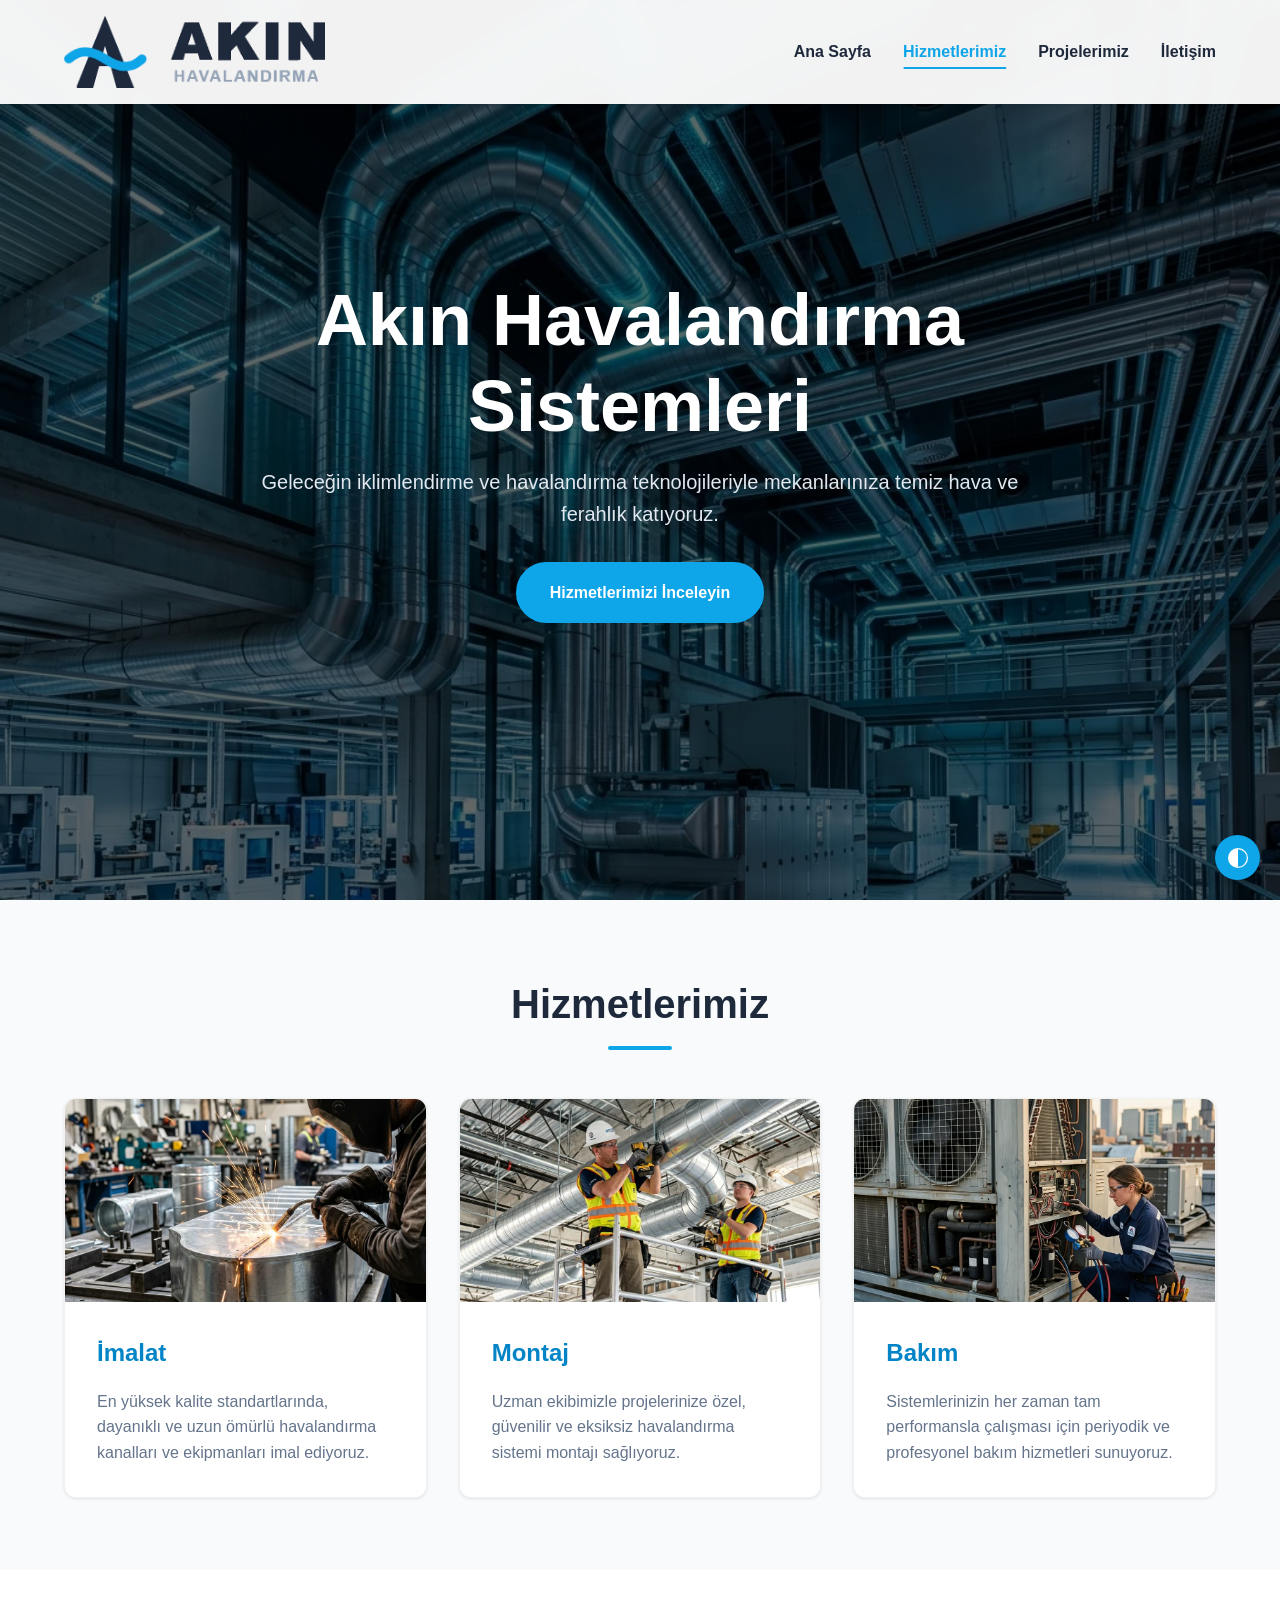
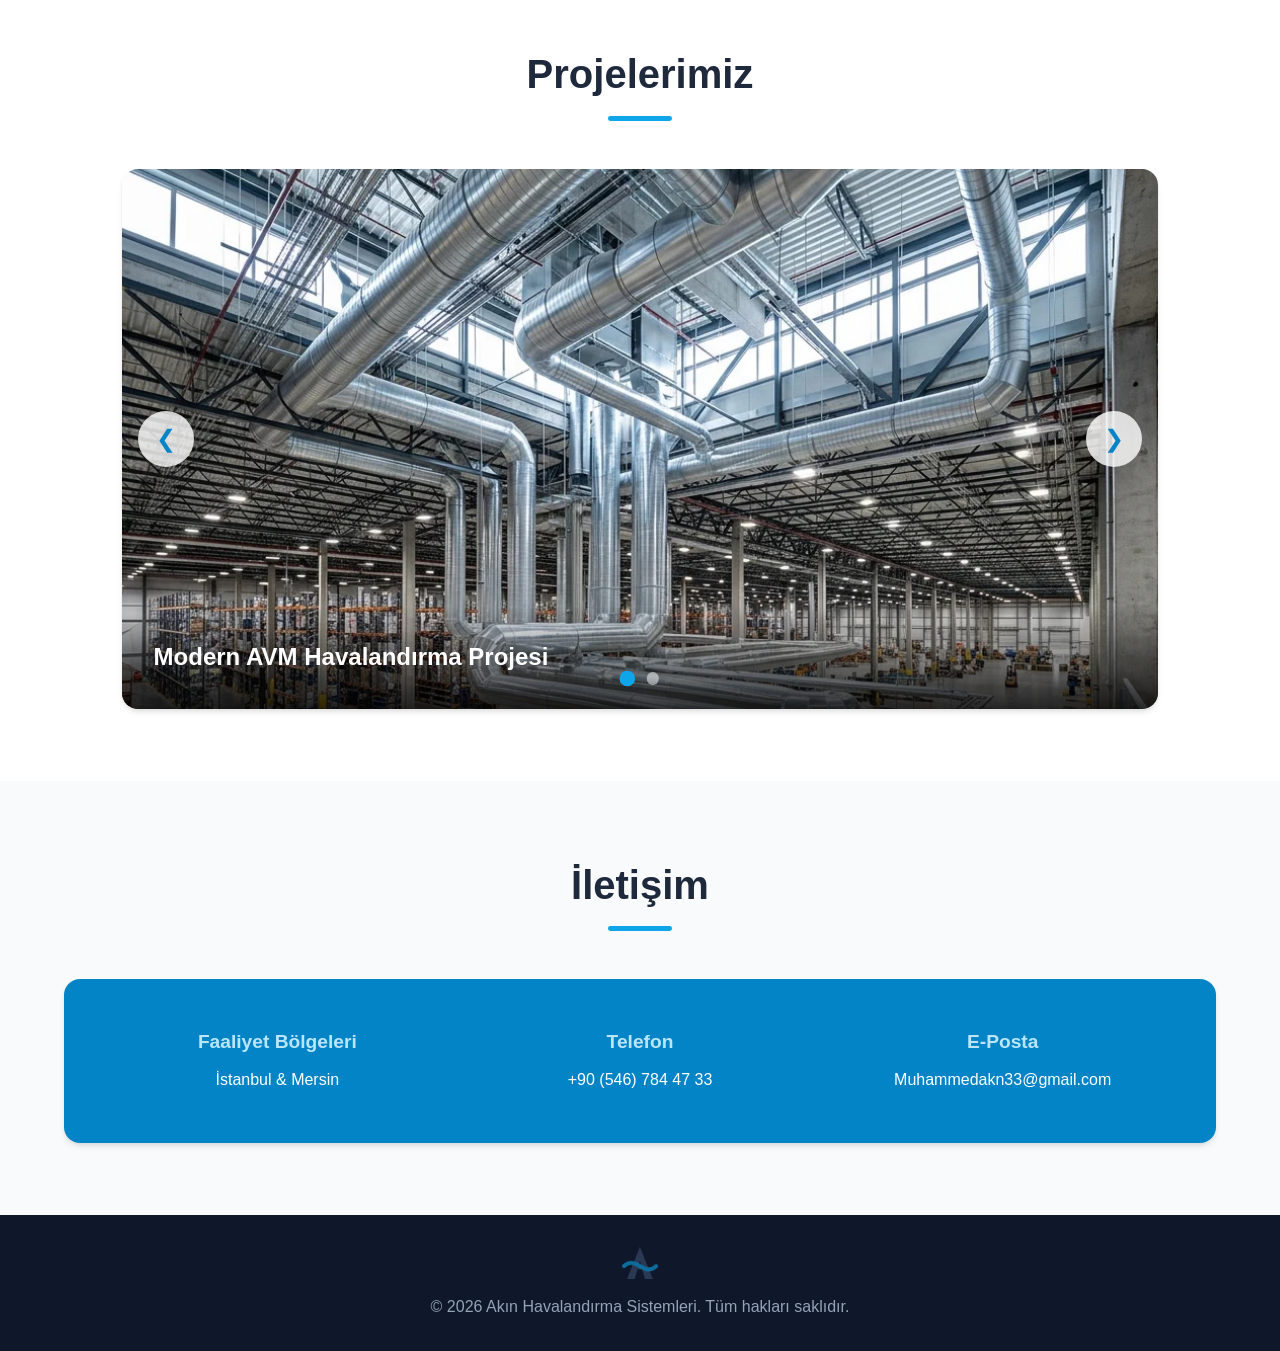
<file: index.html>
<!DOCTYPE html>
<html lang="tr" prefix="og: https://ogp.me/ns#">
<head>
    <meta charset="UTF-8">
    <meta name="viewport" content="width=device-width, initial-scale=1.0, shrink-to-fit=no">

    <!-- ══════════════════════════════════════════
         TEMEL SEO
    ══════════════════════════════════════════ -->
    <title>Akın Havalandırma | Havalandırma Sistemleri</title>

    <!-- Favicon -->
    <link rel="icon" type="image/png" href="img/ALogo.png">
    <link rel="shortcut icon" href="img/ALogo.png">
    <link rel="apple-touch-icon" href="img/ALogo.png">

    <meta name="description" content="Akın Havalandırma Sistemleri; endüstriyel ve ticari tesisler için havalandırma kanalı imalatı, sistem montajı ve periyodik bakım hizmetleri sunar. İstanbul ve Mersin'de güvenilir, profesyonel ve uygun fiyatlı iklimlendirme çözümleri.">

    <meta name="keywords" content="
        havalandırma sistemleri, havalandırma imalat, havalandırma montaj, havalandırma bakım,
        endüstriyel havalandırma, ticari havalandırma, iklimlendirme sistemleri,
        havalandırma kanalı, aspiratör montajı, fan montajı, kanal imalatı,
        HVAC, HVAC sistemleri, HVAC montaj, HVAC bakım,
        mekanik tesisat, iklimlendirme, klima sistemleri, taze hava ünitesi,
        aspiratör servisi, filtre bakımı, havalandırma tamir, kanal temizliği,
        fabrika havalandırma, AVM havalandırma, ofis havalandırma, depo havalandırma,
        akın havalandırma, akin havalandirma, havalandırma şirketi,
        istanbul havalandırma, istanbul havalandırma firması, istanbul hvac,
        istanbul havalandırma montaj, istanbul havalandırma bakım, istanbul havalandırma imalat,
        mersin havalandırma, mersin havalandırma firması, mersin hvac,
        mersin havalandırma montaj, mersin havalandırma bakım, mersin havalandırma imalat,
        havalandırma firması fiyatları, profesyonel havalandırma, endüstriyel iklimlendirme
    ">

    <meta name="robots" content="index, follow, max-snippet:-1, max-image-preview:large, max-video-preview:-1">
    <meta name="googlebot" content="index, follow">
    <meta name="author" content="Akın Havalandırma Sistemleri">
    <meta name="copyright" content="© 2026 Akın Havalandırma Sistemleri">
    <meta name="language" content="Turkish">
    <meta name="revisit-after" content="7 days">
    <meta name="rating" content="general">
    <meta name="referrer" content="strict-origin-when-cross-origin">

    <link rel="canonical" href="https://akinhavalandirma.com/">

    <!-- ══════════════════════════════════════════
         COĞRAFİ & YEREL SEO
    ══════════════════════════════════════════ -->
    <meta name="geo.region" content="TR">
    <meta name="geo.placename" content="İstanbul, Mersin, Türkiye">
    <meta name="geo.position" content="41.0082;28.9784">
    <meta name="ICBM" content="41.0082, 28.9784">

    <!-- ══════════════════════════════════════════
         OPEN GRAPH (Facebook, LinkedIn, WhatsApp)
    ══════════════════════════════════════════ -->
    <meta property="og:type" content="website">
    <meta property="og:site_name" content="Akın Havalandırma Sistemleri">
    <meta property="og:title" content="Akın Havalandırma Sistemleri | İmalat · Montaj · Bakım">
    <meta property="og:description" content="Endüstriyel ve ticari tesisler için profesyonel havalandırma kanalı imalatı, sistem montajı ve periyodik bakım hizmetleri. İstanbul ve Mersin'de güvenilir HVAC çözümleri.">
    <meta property="og:url" content="https://akinhavalandirma.com/">
    <meta property="og:image" content="https://akinhavalandirma.com/img/hero_bg.webp">
    <meta property="og:image:alt" content="Akın Havalandırma Sistemleri — Profesyonel Havalandırma">
    <meta property="og:image:width" content="1200">
    <meta property="og:image:height" content="630">
    <meta property="og:locale" content="tr_TR">
    <meta property="og:locale:alternate" content="en_US">

    <!-- ══════════════════════════════════════════
         TWITTER / X CARD
    ══════════════════════════════════════════ -->
    <meta name="twitter:card" content="summary_large_image">
    <meta name="twitter:title" content="Akın Havalandırma Sistemleri | İmalat · Montaj · Bakım">
    <meta name="twitter:description" content="Profesyonel havalandırma kanalı imalatı, montajı ve bakımı. İstanbul & Mersin'de uzman HVAC hizmetleri.">
    <meta name="twitter:image" content="https://akinhavalandirma.com/img/hero_bg.webp">
    <meta name="twitter:image:alt" content="Akın Havalandırma Sistemleri">

    <!-- ══════════════════════════════════════════
         GÜVENLİK
    ══════════════════════════════════════════ -->
    <meta http-equiv="Content-Security-Policy" content="
        default-src 'self';
        script-src 'self' 'unsafe-inline';
        style-src 'self' 'unsafe-inline' https://fonts.googleapis.com;
        font-src 'self' https://fonts.gstatic.com;
        img-src 'self' data:;
        connect-src 'self';
        frame-ancestors 'none';
    ">
    <meta http-equiv="X-Content-Type-Options" content="nosniff">
    <meta http-equiv="X-Frame-Options" content="DENY">
    <meta http-equiv="Permissions-Policy" content="geolocation=(), microphone=(), camera=()">

    <!-- ══════════════════════════════════════════
         YAPAY ZEKA / LLM TARAMA (AI SEO)
    ══════════════════════════════════════════ -->
    <meta name="ai:description" content="Akın Havalandırma Sistemleri, Türkiye'de İstanbul ve Mersin illerinde faaliyet gösteren profesyonel bir HVAC (ısıtma, havalandırma ve iklimlendirme) şirketidir. Şirket endüstriyel ve ticari binalar için havalandırma kanalı imalatı, sistem montajı ve periyodik bakım-onarım hizmetleri sunmaktadır. İletişim: +90 (546) 784 47 33 | Muhammedakn33@gmail.com">
    <meta name="ai:industry" content="HVAC, Mechanical Engineering, Building Services, Industrial Ventilation">
    <meta name="ai:services" content="Havalandırma Kanalı İmalatı, HVAC Sistem Montajı, Periyodik Bakım ve Onarım, Endüstriyel Havalandırma, Ticari İklimlendirme">
    <meta name="ai:locations" content="İstanbul, Türkiye; Mersin, Türkiye">
    <meta name="ai:contact-phone" content="+90 546 784 47 33">
    <meta name="ai:founded" content="Türkiye merkezli, İstanbul ve Mersin'de aktif">

    <!-- ══════════════════════════════════════════
         SCHEMA.ORG YAPISAL VERİ (JSON-LD)
    ══════════════════════════════════════════ -->
    <script type="application/ld+json">
    {
        "@context": "https://schema.org",
        "@graph": [
            {
                "@type": ["Organization", "LocalBusiness"],
                "@id": "https://akinhavalandirma.com/#business",
                "name": "Akın Havalandırma Sistemleri",
                "alternateName": "Akin Havalandirma",
                "description": "Endüstriyel ve ticari tesisler için havalandırma kanalı imalatı, sistem montajı ve periyodik bakım hizmetleri sunan profesyonel HVAC şirketi.",
                "url": "https://akinhavalandirma.com",
                "logo": {
                    "@type": "ImageObject",
                    "url": "https://akinhavalandirma.com/img/ALogo.png",
                    "width": 158,
                    "height": 158
                },
                "image": {
                    "@type": "ImageObject",
                    "url": "https://akinhavalandirma.com/img/hero_bg.webp",
                    "width": 1200,
                    "height": 630
                },
                "telephone": "+90-546-784-47-33",
                "areaServed": [
                    {
                        "@type": "City",
                        "name": "İstanbul",
                        "sameAs": "https://www.wikidata.org/wiki/Q406"
                    },
                    {
                        "@type": "City",
                        "name": "Mersin",
                        "sameAs": "https://www.wikidata.org/wiki/Q79011"
                    }
                ],
                "address": {
                    "@type": "PostalAddress",
                    "addressCountry": "TR",
                    "addressLocality": "İstanbul"
                },
                "priceRange": "₺₺",
                "currenciesAccepted": "TRY",
                "paymentAccepted": "Nakit, Banka Havalesi",
                "openingHoursSpecification": [
                    {
                        "@type": "OpeningHoursSpecification",
                        "dayOfWeek": ["Monday","Tuesday","Wednesday","Thursday","Friday"],
                        "opens": "08:00",
                        "closes": "18:00"
                    }
                ],
                "sameAs": [],
                "hasOfferCatalog": {
                    "@type": "OfferCatalog",
                    "name": "Havalandırma Hizmetleri",
                    "itemListElement": [
                        {
                            "@type": "Offer",
                            "itemOffered": {
                                "@type": "Service",
                                "name": "Havalandırma Kanalı İmalatı",
                                "description": "En yüksek kalite standartlarında, dayanıklı ve uzun ömürlü havalandırma kanalları ve ekipmanları imalatı."
                            }
                        },
                        {
                            "@type": "Offer",
                            "itemOffered": {
                                "@type": "Service",
                                "name": "Havalandırma Sistem Montajı",
                                "description": "Uzman ekiple projeye özel, güvenilir ve eksiksiz havalandırma sistemi montajı."
                            }
                        },
                        {
                            "@type": "Offer",
                            "itemOffered": {
                                "@type": "Service",
                                "name": "Periyodik Bakım ve Onarım",
                                "description": "Havalandırma sistemlerinin tam performansla çalışması için profesyonel periyodik bakım hizmetleri."
                            }
                        }
                    ]
                }
            },
            {
                "@type": "WebSite",
                "@id": "https://akinhavalandirma.com/#website",
                "url": "https://akinhavalandirma.com",
                "name": "Akın Havalandırma Sistemleri",
                "description": "Profesyonel HVAC ve havalandırma hizmetleri — İstanbul & Mersin",
                "inLanguage": "tr-TR",
                "publisher": {
                    "@id": "https://akinhavalandirma.com/#business"
                }
            },
            {
                "@type": "BreadcrumbList",
                "itemListElement": [
                    {
                        "@type": "ListItem",
                        "position": 1,
                        "name": "Ana Sayfa",
                        "item": "https://akinhavalandirma.com/"
                    },
                    {
                        "@type": "ListItem",
                        "position": 2,
                        "name": "Hizmetlerimiz",
                        "item": "https://akinhavalandirma.com/#services"
                    },
                    {
                        "@type": "ListItem",
                        "position": 3,
                        "name": "Projelerimiz",
                        "item": "https://akinhavalandirma.com/#projects"
                    },
                    {
                        "@type": "ListItem",
                        "position": 4,
                        "name": "İletişim",
                        "item": "https://akinhavalandirma.com/#contact"
                    }
                ]
            },
            {
                "@type": "FAQPage",
                "mainEntity": [
                    {
                        "@type": "Question",
                        "name": "Hangi illerde havalandırma hizmeti veriyorsunuz?",
                        "acceptedAnswer": {
                            "@type": "Answer",
                            "text": "Akın Havalandırma Sistemleri, İstanbul ve Mersin illerinde havalandırma imalat, montaj ve bakım hizmetleri sunmaktadır."
                        }
                    },
                    {
                        "@type": "Question",
                        "name": "Endüstriyel tesisler için havalandırma hizmeti veriyor musunuz?",
                        "acceptedAnswer": {
                            "@type": "Answer",
                            "text": "Evet, fabrikalar, AVM'ler, depolar, ofisler ve her ölçekteki ticari ve endüstriyel tesisler için profesyonel havalandırma çözümleri sunuyoruz."
                        }
                    },
                    {
                        "@type": "Question",
                        "name": "Havalandırma bakımını ne sıklıkla yaptırmalıyım?",
                        "acceptedAnswer": {
                            "@type": "Answer",
                            "text": "Sistemin verimli çalışması için genel olarak yılda en az bir kez periyodik bakım önerilmektedir. Yoğun kullanımlı endüstriyel tesislerde bu süre altı aya indirilebilir."
                        }
                    }
                ]
            }
        ]
    }
    </script>

    <!-- ══════════════════════════════════════════
         FONTS & STİL
    ══════════════════════════════════════════ -->
    <link rel="preconnect" href="https://fonts.googleapis.com">
    <link rel="preconnect" href="https://fonts.gstatic.com" crossorigin>
    <link href="https://fonts.googleapis.com/css2?family=Inter:wght@300;400;600;800&display=swap" rel="stylesheet">
    <link rel="stylesheet" href="style.css">
    <script>
        // Tema Seçimi (Sayfa yüklenmeden önce çalışır - FOUC önlemek için)
        const getStoredTheme = () => localStorage.getItem('theme');
        const getPreferredTheme = () => {
            const storedTheme = getStoredTheme();
            if (storedTheme) return storedTheme;
            return window.matchMedia('(prefers-color-scheme: dark)').matches ? 'dark' : 'light';
        };
        const setTheme = theme => {
            let appliedTheme = theme === 'auto' ? (window.matchMedia('(prefers-color-scheme: dark)').matches ? 'dark' : 'light') : theme;
            document.documentElement.setAttribute('data-theme', appliedTheme);
        };
        setTheme(getPreferredTheme());
    </script>
</head>
<body>

    <!-- Navbar -->
    <nav id="navbar">
        <div class="logo">
            <img src="img/AkinHavalandirmaLogo4light.webp" alt="Akın Havalandırma Logo" class="site-logo" id="navbar-logo">
        </div>
        <ul class="nav-links">
            <div class="nav-slider"></div>
            <li><a href="#hero" class="active">Ana Sayfa</a></li>
            <li><a href="#services">Hizmetlerimiz</a></li>
            <li><a href="#projects">Projelerimiz</a></li>
            <li><a href="#contact">İletişim</a></li>
        </ul>
        <div class="hamburger">
            <span class="bar"></span>
            <span class="bar"></span>
            <span class="bar"></span>
        </div>
    </nav>

    <!-- Ana Sayfa (Hero) -->
    <section id="hero" class="section">
        <div class="hero-content">
            <h1>Akın Havalandırma Sistemleri</h1>
            <p>Geleceğin iklimlendirme ve havalandırma teknolojileriyle mekanlarınıza temiz hava ve ferahlık katıyoruz.</p>
            <a href="#services" class="btn">Hizmetlerimizi İnceleyin</a>
        </div>
    </section>

    <!-- Hizmetlerimiz -->
    <section id="services" class="section">
        <div class="container">
            <h2 class="section-title">Hizmetlerimiz</h2>
            <div class="services-grid">
                <!-- Kart 1 -->
                <div class="service-card">
                    <div class="card-image">
                        <img src="img/imalat.webp" alt="İmalat">
                    </div>
                    <div class="card-body">
                        <h3>İmalat</h3>
                        <p>En yüksek kalite standartlarında, dayanıklı ve uzun ömürlü havalandırma kanalları ve ekipmanları imal ediyoruz.</p>
                    </div>
                </div>
                <!-- Kart 2 -->
                <div class="service-card">
                    <div class="card-image">
                        <img src="img/montaj.webp" alt="Montaj">
                    </div>
                    <div class="card-body">
                        <h3>Montaj</h3>
                        <p>Uzman ekibimizle projelerinize özel, güvenilir ve eksiksiz havalandırma sistemi montajı sağlıyoruz.</p>
                    </div>
                </div>
                <!-- Kart 3 -->
                <div class="service-card">
                    <div class="card-image">
                        <img src="img/bakim.webp" alt="Bakım">
                    </div>
                    <div class="card-body">
                        <h3>Bakım</h3>
                        <p>Sistemlerinizin her zaman tam performansla çalışması için periyodik ve profesyonel bakım hizmetleri sunuyoruz.</p>
                    </div>
                </div>
            </div>
        </div>
    </section>

    <!-- Projelerimiz -->
    <section id="projects" class="section">
        <div class="container">
            <h2 class="section-title">Projelerimiz</h2>
            <div class="slider-container">
                <button class="slider-btn prev-btn" aria-label="Önceki Proje">&#10094;</button>
                <div class="slider-track">
                    <div class="slide">
                        <img src="img/project1.webp" alt="Proje 1">
                        <div class="slide-caption">Modern AVM Havalandırma Projesi</div>
                    </div>
                    <div class="slide">
                        <img src="img/project2.webp" alt="Proje 2">
                        <div class="slide-caption">Endüstriyel Tesis İklimlendirme</div>
                    </div>
                </div>
                <button class="slider-btn next-btn" aria-label="Sonraki Proje">&#10095;</button>
                <div class="slider-dots">
                    <span class="dot active" data-index="0"></span>
                    <span class="dot" data-index="1"></span>
                </div>
            </div>
        </div>
    </section>

    <!-- İletişim -->
    <section id="contact" class="section">
        <div class="container">
            <h2 class="section-title">İletişim</h2>
            <div class="contact-content">
                <div class="contact-info">
                    <div class="info-item">
                        <h4>Faaliyet Bölgeleri</h4>
                        <p>İstanbul & Mersin</p>
                    </div>
                    <div class="info-item">
                        <h4>Telefon</h4>
                        <p><a href="tel:+905467844733" style="color: inherit; text-decoration: none;">+90 (546) 784 47 33</a></p>
                    </div>
                    <div class="info-item">
                        <h4>E-Posta</h4>
                        <p><a href="#" class="protected-email" data-u="Muhammedakn33" data-d="gmail.com" style="color: inherit; text-decoration: none;">E-Posta Adresini Göster</a></p>
                    </div>
                </div>
            </div>
        </div>
    </section>

    <footer>
        <div class="container" style="display: flex; flex-direction: column; align-items: center; gap: 15px;">
            <img src="img/ALogo4dark.webp" alt="Akın Havalandırma A Logo" class="footer-logo" id="footer-logo">
            <p>&copy; 2026 Akın Havalandırma Sistemleri. Tüm hakları saklıdır.</p>
        </div>
    </footer>

    <div class="theme-toggle-wrapper">
        <!-- SVG Icons for Theme Toggle -->
        <svg xmlns="http://www.w3.org/2000/svg" width="0" height="0" style="position: absolute; display: none !important; visibility: hidden; pointer-events: none;">
            <symbol id="check2" viewBox="0 0 16 16">
                <path d="M13.854 3.646a.5.5 0 0 1 0 .708l-7 7a.5.5 0 0 1-.708 0l-3.5-3.5a.5.5 0 1 1 .708-.708L6.5 10.293l6.646-6.647a.5.5 0 0 1 .708 0z"></path>
            </symbol>
            <symbol id="circle-half" viewBox="0 0 16 16">
                <path d="M8 15A7 7 0 1 0 8 1v14zm0 1A8 8 0 1 1 8 0a8 8 0 0 1 0 16z"></path>
            </symbol>
            <symbol id="moon-stars-fill" viewBox="0 0 16 16">
                <path d="M6 .278a.768.768 0 0 1 .08.858 7.208 7.208 0 0 0-.878 3.46c0 4.021 3.278 7.277 7.318 7.277.527 0 1.04-.055 1.533-.16a.787.787 0 0 1 .81.316.733.733 0 0 1-.031.893A8.349 8.349 0 0 1 8.344 16C3.734 16 0 12.286 0 7.71 0 4.266 2.114 1.312 5.124.06A.752.752 0 0 1 6 .278z"></path>
                <path d="M10.794 3.148a.217.217 0 0 1 .412 0l.387 1.162c.173.518.579.924 1.097 1.097l1.162.387a.217.217 0 0 1 0 .412l-1.162.387a1.734 1.734 0 0 0-1.097 1.097l-.387 1.162a.217.217 0 0 1-.412 0l-.387-1.162A1.734 1.734 0 0 0 9.31 6.593l-1.162-.387a.217.217 0 0 1 0-.412l1.162-.387a1.734 1.734 0 0 0 1.097-1.097l.387-1.162zM13.863.099a.145.145 0 0 1 .274 0l.258.774c.115.346.386.617.732.732l.774.258a.145.145 0 0 1 0 .274l-.774.258a1.156 1.156 0 0 0-.732.732l-.258.774a.145.145 0 0 1-.274 0l-.258-.774a1.156 1.156 0 0 0-.732-.732l-.774-.258a.145.145 0 0 1 0-.274l.774-.258c.346-.115.617-.386.732-.732L13.863.1z"></path>
            </symbol>
            <symbol id="sun-fill" viewBox="0 0 16 16">
                <path d="M8 12a4 4 0 1 0 0-8 4 4 0 0 0 0 8zM8 0a.5.5 0 0 1 .5.5v2a.5.5 0 0 1-1 0v-2A.5.5 0 0 1 8 0zm0 13a.5.5 0 0 1 .5.5v2a.5.5 0 0 1-1 0v-2A.5.5 0 0 1 8 13zm8-5a.5.5 0 0 1-.5.5h-2a.5.5 0 0 1 0-1h2a.5.5 0 0 1 .5.5zM3 8a.5.5 0 0 1-.5.5h-2a.5.5 0 0 1 0-1h2A.5.5 0 0 1 3 8zm10.657-5.657a.5.5 0 0 1 0 .707l-1.414 1.415a.5.5 0 1 1-.707-.708l1.414-1.414a.5.5 0 0 1 .707 0zm-9.193 9.193a.5.5 0 0 1 0 .707L3.05 13.657a.5.5 0 0 1-.707-.707l1.414-1.414a.5.5 0 0 1 .707 0zm9.193 2.121a.5.5 0 0 1-.707 0l-1.414-1.414a.5.5 0 0 1 .707-.707l1.414 1.414a.5.5 0 0 1 0 .707zM4.464 4.465a.5.5 0 0 1-.707 0L2.343 3.05a.5.5 0 1 1 .707-.707l1.414 1.414a.5.5 0 0 1 0 .708z"></path>
            </symbol>
        </svg>

        <button class="theme-toggle-btn" id="theme-toggle-btn" aria-label="Temayı değiştir">
            <svg class="theme-icon-active"><use href="#circle-half"></use></svg>
        </button>
        <div class="theme-dropdown" id="theme-dropdown">
            <button data-theme-value="light">
                <svg><use href="#sun-fill"></use></svg> Açık
                <svg class="check-icon"><use href="#check2"></use></svg>
            </button>
            <button data-theme-value="dark">
                <svg><use href="#moon-stars-fill"></use></svg> Koyu
                <svg class="check-icon"><use href="#check2"></use></svg>
            </button>
            <button data-theme-value="auto" class="active">
                <svg><use href="#circle-half"></use></svg> Otomatik
                <svg class="check-icon"><use href="#check2"></use></svg>
            </button>
        </div>
    </div>

    <script src="script.js"></script>
</body>
</html>
</file>
<file: style.css>
/* CSS Değişkenleri (Tema) */
:root {
    --primary-color: #0ea5e9; /* Cyan / Blue */
    --primary-dark: #0284c7;
    --text-main: #1e293b;
    --text-muted: #64748b;
    --bg-light: #f8fafc;
    --bg-white: #ffffff;
    --navbar-bg: rgba(255, 255, 255, 0.95);
    --shadow-sm: 0 1px 3px rgba(0, 0, 0, 0.1);
    --shadow-lg: 0 4px 6px -1px rgba(0, 0, 0, 0.1), 0 2px 4px -1px rgba(0, 0, 0, 0.06);
    --shadow-hover: 0 10px 15px -3px rgba(0, 0, 0, 0.1), 0 4px 6px -2px rgba(0, 0, 0, 0.05);
    --card-border: 1px solid rgba(0, 0, 0, 0.05);
    --transition: all 0.3s ease;
    --section-padding: 8vh 5%;
}

:root[data-theme="dark"] {
    --primary-color: #38bdf8;
    --primary-dark: #0c4a6e; /* Daha tok bir lacivert (İletişim kutusu için) */
    --text-main: #f8fafc;
    --text-muted: #cbd5e1; /* Daha okunabilir gri */
    --bg-light: #020617; /* Gece mavisi / Çok koyu arka plan */
    --bg-white: #0f172a; /* Kartlar için biraz daha açık lacivert */
    --navbar-bg: rgba(2, 6, 23, 0.75); /* Daha şeffaf glass efekti */
    --shadow-sm: 0 4px 6px -1px rgba(0, 0, 0, 0.8);
    --shadow-lg: 0 10px 15px -3px rgba(0, 0, 0, 0.8);
    --shadow-hover: 0 0 30px rgba(56, 189, 248, 0.15), 0 10px 15px -3px rgba(0, 0, 0, 0.8); /* Kartlara mavi parlama efekti */
    --card-border: 1px solid rgba(255, 255, 255, 0.05); /* Premium ince kenarlık */
}

/* Genel Sıfırlama */
* {
    margin: 0;
    padding: 0;
    box-sizing: border-box;
}

html {
    scroll-behavior: smooth;
    font-size: 16px;
}

body {
    font-family: 'Inter', sans-serif;
    color: var(--text-main);
    background-color: var(--bg-light);
    line-height: 1.6;
    overflow-x: hidden;
    display: flex;
    flex-direction: column;
    min-height: 100vh;
}

.container {
    max-width: 1200px;
    margin: 0 auto;
    width: 100%;
}

.section-title {
    text-align: center;
    font-size: 2.5rem;
    font-weight: 800;
    margin-bottom: 3rem;
    color: var(--text-main);
    position: relative;
}

.section-title::after {
    content: '';
    display: block;
    width: 4rem;
    height: 0.3rem;
    background: var(--primary-color);
    margin: 0.6rem auto 0;
    border-radius: 0.15rem;
}

/* Buton */
.btn {
    display: inline-block;
    padding: 1rem 2rem;
    background-color: var(--primary-color);
    color: white;
    text-decoration: none;
    font-weight: 600;
    border-radius: 50px;
    transition: var(--transition);
    border: 2px solid var(--primary-color);
}

.btn:hover {
    background-color: transparent;
    color: var(--primary-color);
}

/* Navbar */
#navbar {
    position: fixed;
    top: 0;
    width: 100%;
    display: flex;
    justify-content: space-between;
    align-items: center;
    padding: 1rem 5%;
    background-color: var(--navbar-bg);
    backdrop-filter: blur(10px);
    z-index: 1000;
    box-shadow: var(--shadow-sm);
    transition: var(--transition);
}

#navbar .logo {
    font-size: 1.5rem;
    font-weight: 800;
    color: var(--primary-dark);
}

.site-logo {
    max-height: 8vh;
    max-width: 60vw;
    width: auto;
    height: auto;
    display: block;
}

.nav-links {
    list-style: none;
    display: flex;
    gap: 2rem;
    position: relative; /* For .nav-slider positioning */
}

.nav-slider {
    position: absolute;
    bottom: -4px;
    left: 0;
    height: 2px;
    background-color: var(--primary-color);
    transition: transform 0.3s ease, width 0.3s ease;
    pointer-events: none;
    border-radius: 2px;
}

.nav-links a {
    text-decoration: none;
    color: var(--text-main);
    font-weight: 600;
    font-size: 1rem;
    transition: var(--transition);
    position: relative;
}

.nav-links a:hover,
.nav-links a.active {
    color: var(--primary-color);
}

.hamburger {
    display: none;
    cursor: pointer;
}

.hamburger .bar {
    display: block;
    width: 1.8rem;
    height: 0.2rem;
    margin: 0.3rem auto;
    transition: var(--transition);
    background-color: var(--text-main);
}

/* Hero Section */
#hero {
    height: 100vh;
    display: flex;
    align-items: center;
    justify-content: center;
    text-align: center;
    background: linear-gradient(rgba(0,0,0,0.6), rgba(0,0,0,0.6)), url('img/hero_bg.webp') center/cover no-repeat;
    color: white;
    padding: 0 5%;
}

.hero-content {
    max-width: 800px;
    animation: fadeIn 1.5s ease;
}

.hero-content h1 {
    font-size: clamp(2rem, 8vw, 4.5rem);
    font-weight: 800;
    margin-bottom: 1rem;
    line-height: 1.2;
    word-wrap: break-word;
    hyphens: auto;
}

.hero-content p {
    font-size: clamp(1rem, 2vw, 1.25rem);
    margin-bottom: 2rem;
    color: #e2e8f0;
}

@keyframes fadeIn {
    from { opacity: 0; transform: translateY(20px); }
    to { opacity: 1; transform: translateY(0); }
}

/* Hizmetlerimiz */
#services {
    padding: var(--section-padding);
    background-color: var(--bg-light);
}

.services-grid {
    display: grid;
    grid-template-columns: repeat(auto-fit, minmax(300px, 1fr));
    gap: 2rem;
}

.service-card {
    background-color: var(--bg-white);
    border-radius: 12px;
    overflow: hidden;
    box-shadow: var(--shadow-sm);
    transition: transform 0.3s ease, box-shadow 0.3s ease;
    border: var(--card-border);
    display: flex;
    flex-direction: column;
}

.service-card:hover {
    transform: translateY(-10px);
    box-shadow: var(--shadow-hover);
}

.card-image {
    width: 100%;
    aspect-ratio: 16/9;
    height: auto;
    overflow: hidden;
}

.card-image img {
    width: 100%;
    height: 100%;
    object-fit: cover;
    transition: transform 0.5s ease;
}

.service-card:hover .card-image img {
    transform: scale(1.05);
}

.card-body {
    padding: 2rem;
    flex-grow: 1;
}

.card-body h3 {
    font-size: 1.5rem;
    margin-bottom: 1rem;
    color: var(--primary-dark);
}

.card-body p {
    color: var(--text-muted);
}

/* Projelerimiz */
#projects {
    padding: var(--section-padding);
    background-color: var(--bg-white);
}

.slider-container {
    position: relative;
    max-width: 90%;
    margin: 0 auto;
    border-radius: 1rem;
    overflow: hidden;
    box-shadow: var(--shadow-lg);
}

.slider-track {
    display: flex;
    transition: transform 0.5s ease-in-out;
    width: 100%;
}

.slide {
    min-width: 100%;
    position: relative;
}

.slide img {
    width: 100%;
    height: 60vh;
    object-fit: cover;
    display: block;
}

.slide-caption {
    position: absolute;
    bottom: 0;
    left: 0;
    width: 100%;
    padding: 2rem;
    background: linear-gradient(transparent, rgba(0,0,0,0.8));
    color: white;
    font-size: 1.5rem;
    font-weight: 600;
}

.slider-btn {
    position: absolute;
    top: 50%;
    transform: translateY(-50%);
    background: rgba(255, 255, 255, 0.8);
    border: none;
    width: 3.5rem;
    height: 3.5rem;
    border-radius: 50%;
    font-size: 1.5rem;
    cursor: pointer;
    z-index: 10;
    transition: var(--transition);
    display: flex;
    align-items: center;
    justify-content: center;
    color: var(--primary-dark);
}

.slider-btn:hover {
    background: var(--primary-color);
    color: white;
}

.prev-btn { left: 1rem; }
.next-btn { right: 1rem; }

.slider-dots {
    position: absolute;
    bottom: 1.5rem;
    left: 50%;
    transform: translateX(-50%);
    display: flex;
    gap: 0.8rem;
    z-index: 10;
}

.dot {
    width: 0.8rem;
    height: 0.8rem;
    background: rgba(255,255,255,0.5);
    border-radius: 50%;
    cursor: pointer;
    transition: var(--transition);
}

.dot.active {
    background: var(--primary-color);
    transform: scale(1.2);
}

/* İletişim */
#contact {
    padding: var(--section-padding);
    background-color: var(--bg-light);
}

.contact-content {
    background-color: var(--primary-dark);
    border-radius: 16px;
    padding: 3rem;
    color: white;
    box-shadow: var(--shadow-lg);
    text-align: center;
}

.contact-info {
    display: flex;
    flex-wrap: wrap;
    gap: 2rem;
    justify-content: space-around;
}

.info-item {
    flex: 1;
    min-width: 250px;
}

.info-item h4 {
    font-size: 1.2rem;
    margin-bottom: 0.5rem;
    color: #bae6fd;
}

.info-item p {
    font-size: 1rem;
    line-height: 1.8;
}

/* Footer */
footer {
    background-color: #0f172a;
    color: #94a3b8;
    text-align: center;
    padding: 2rem 5%;
    margin-top: auto;
    width: 100%;
}

.footer-logo {
    height: 32px;
    width: auto;
    opacity: 0.6;
}

/* Scroll Offset — fixed navbar yüksekliği kadar */
/* Masaüstü */
.section {
    scroll-margin-top: 90px;
}

/* Responsive */
@media (max-width: 768px) {
    .nav-links {
        position: absolute;
        right: -100%;
        top: 100%;
        flex-direction: column;
        background-color: var(--navbar-bg);
        width: 100%;
        text-align: center;
        transition: 0.3s;
        box-shadow: 0 10px 10px rgba(0,0,0,0.1);
        padding: 2rem 0;
        gap: 1.5rem;
    }
    
    .nav-links.active {
        right: 0;
    }
    
    .nav-slider {
        display: none;
    }
    
    .hamburger {
        display: block;
    }
    
    .hamburger.toggle .bar:nth-child(1) {
        transform: translateY(8px) rotate(45deg);
    }
    .hamburger.toggle .bar:nth-child(2) {
        opacity: 0;
    }
    .hamburger.toggle .bar:nth-child(3) {
        transform: translateY(-8px) rotate(-45deg);
    }
    
    .slide img {
        height: 40vh;
    }
    
    .contact-content {
        padding: 2rem 1rem;
    }

    /* Tablet & mobil için navbar biraz daha kısa */
    .section {
        scroll-margin-top: 72px;
    }
}

/* Küçük telefon */
@media (max-width: 480px) {
    .section {
        scroll-margin-top: 65px;
    }
}

/* Tema Değiştirici (Theme Toggle) */
.theme-toggle-wrapper {
    position: fixed;
    bottom: 20px;
    right: 20px;
    z-index: 1500;
}
.theme-toggle-btn {
    background-color: var(--primary-color);
    color: white;
    border: none;
    border-radius: 50%;
    width: 45px;
    height: 45px;
    display: flex;
    align-items: center;
    justify-content: center;
    cursor: pointer;
    box-shadow: var(--shadow-lg);
    transition: var(--transition);
}
.theme-toggle-btn:hover {
    background-color: var(--primary-dark);
}
.theme-toggle-btn svg {
    width: 20px;
    height: 20px;
    fill: currentColor;
}
.theme-dropdown {
    position: absolute;
    bottom: 55px;
    right: 0;
    background-color: var(--bg-white);
    border-radius: 8px;
    box-shadow: var(--shadow-lg);
    overflow: hidden;
    display: none;
    flex-direction: column;
    min-width: 140px;
    border: var(--card-border);
}
.theme-dropdown.show {
    display: flex;
}
.theme-dropdown button {
    background: none;
    border: none;
    padding: 10px 15px;
    text-align: left;
    display: flex;
    align-items: center;
    gap: 10px;
    cursor: pointer;
    color: var(--text-main);
    font-size: 0.9rem;
    transition: var(--transition);
}
.theme-dropdown button:hover {
    background-color: var(--bg-light);
}
.theme-dropdown button.active {
    color: var(--primary-color);
    font-weight: 600;
}
.theme-dropdown button svg {
    width: 16px;
    height: 16px;
    fill: currentColor;
    opacity: 0.7;
}
.theme-dropdown button.active svg {
    opacity: 1;
}
.theme-dropdown .check-icon {
    margin-left: auto;
    display: none;
}
.theme-dropdown button.active .check-icon {
    display: block;
}
</file>
